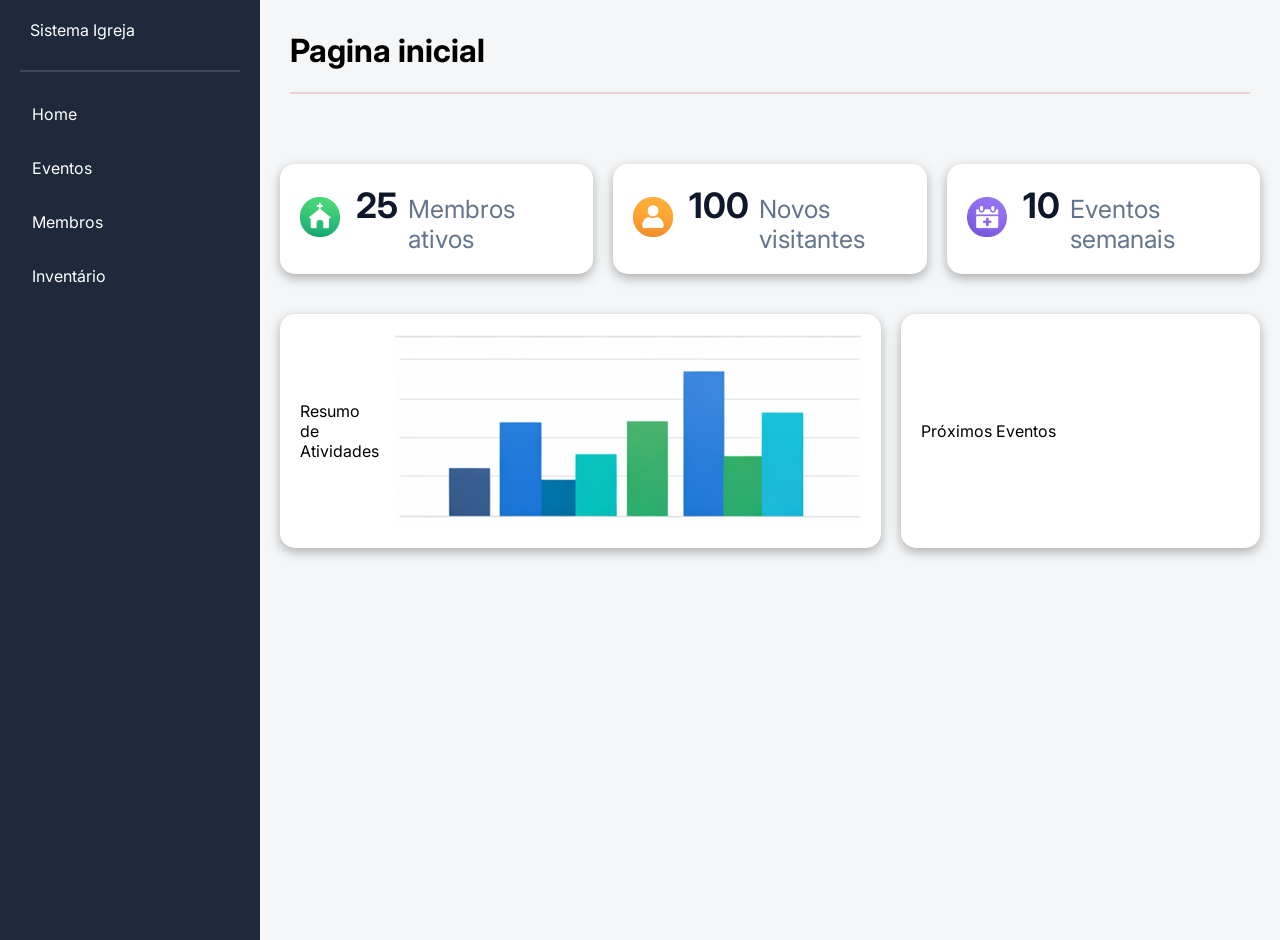
<file: index.html>
<!DOCTYPE html>
<html lang="pt-br">
<head>
    <meta charset="UTF-8">
    <meta name="viewport" content="width=device-width, initial-scale=1.0">
    <title>projeto bradesco</title>
    <link rel="stylesheet" href="main.css">
    <link rel="preconnect" href="https://fonts.googleapis.com">
    <link rel="preconnect" href="https://fonts.gstatic.com" crossorigin>
    <link href="https://fonts.googleapis.com/css2?family=Inter:ital,opsz,wght@0,14..32,100..900;1,14..32,100..900&display=swap" rel="stylesheet">
</head>
<body>

<header>
    <aside class="sidebar">
        <div class="logo">Sistema Igreja</div>

        <hr class="divisor">
        
        <nav class="menu">
            <a href="index.html">Home</a>
            <a href="eventos.html">Eventos</a>
            <a href="membros.html">Membros</a>
            <a href="inventario.html">Inventário</a>
        </nav>
    </aside>
</header>

<main>
    <div class="conteudo">
        <h1>Pagina inicial</h1>
        <hr class="divisor2">
    </div>
<section class="statsinicial">
    <article class="card">
        <div class="icon">
            <img src="imgs/icon.png" alt="Membros">
        </div>
        <div class="info">
            <strong class="numero">25</strong>
            <span class="descricao">Membros ativos</span>
        </div>
    </article>

    <article class="card">
        <div class="icon">
            <img src="imgs/pessoa icon.png" alt="Membros">
        </div>
        <div class="info">
            <strong class="numero">100</strong>
            <span class="descricao">Novos visitantes</span>
        </div>
    </article>

    <article class="card">
        <div class="icon">
            <img src="imgs/calendar.png" alt="Membros">
        </div>
        <div class="info">
            <strong class="numero">10</strong>
            <span class="descricao">Eventos semanais</span>
        </div>
    </article>
</section>

<section class="section-resumo">
    <article class="resumo">
        <span>Resumo de Atividades</span>
        <img src="imgs/dashboard.png"alt="dashboard">
    </article>

    <article class="resumo">
        <span>Próximos Eventos</span>
    </article>
</section>
</main>

</body>
</html>
</file>
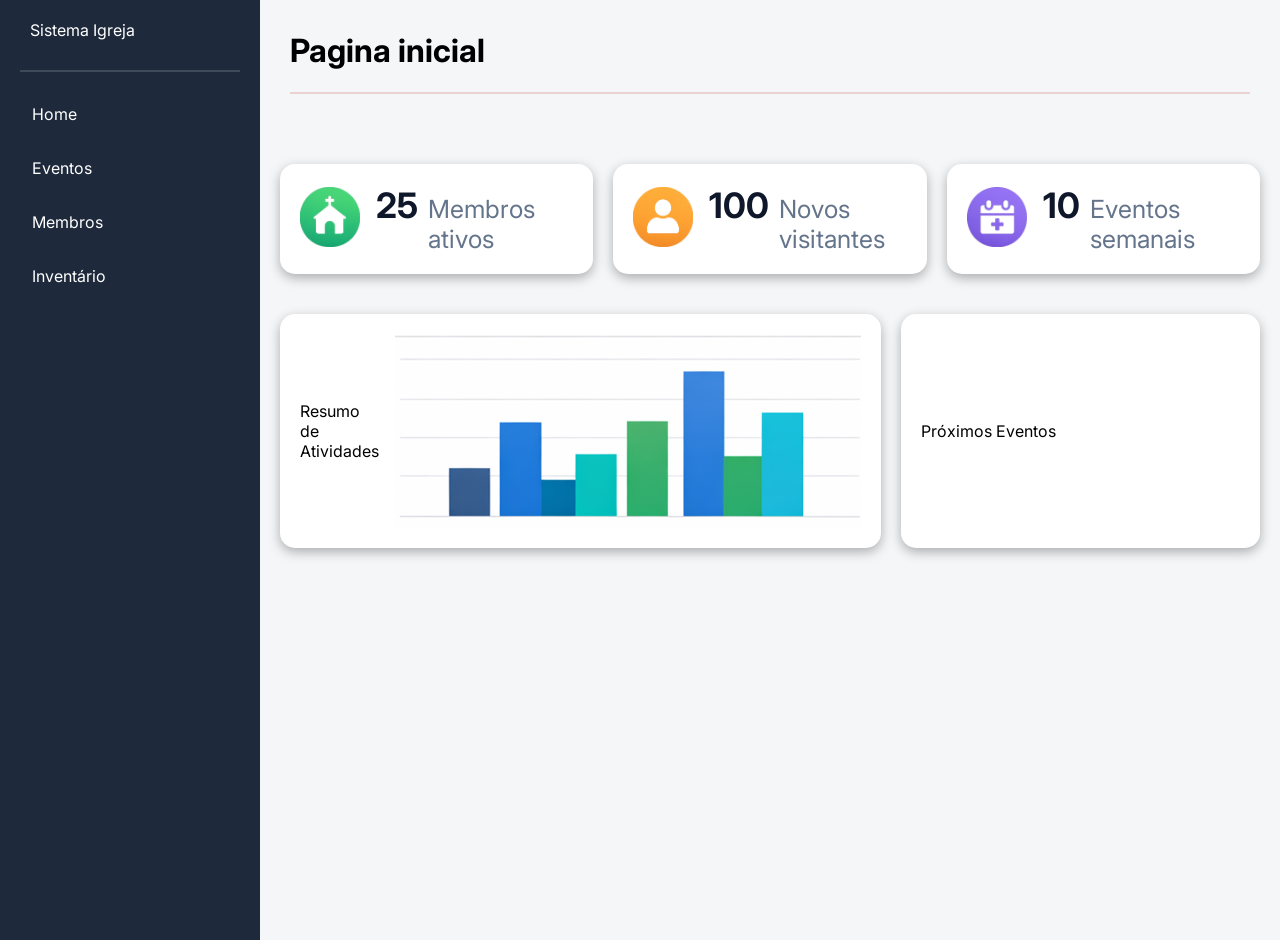
<file: indexs/index.html>
<!DOCTYPE html>
<html lang="pt-br">
<head>
    <meta charset="UTF-8">
    <meta name="viewport" content="width=device-width, initial-scale=1.0">
    <title>projeto bradesco</title>
    <link rel="stylesheet" href="../csss/main.css"
    <link rel="preconnect" href="https://fonts.googleapis.com">
    <link rel="preconnect" href="https://fonts.gstatic.com" crossorigin>
    <link href="https://fonts.googleapis.com/css2?family=Inter:ital,opsz,wght@0,14..32,100..900;1,14..32,100..900&display=swap" rel="stylesheet">
</head>
<body>

<header>
    <aside class="sidebar">
        <div class="logo">Sistema Igreja</div>

        <hr class="divisor">
        
        <nav class="menu">
            <a href="index.html">Home</a>
            <a href="eventos.html">Eventos</a>
            <a href="membros.html">Membros</a>
            <a href="inventario.html">Inventário</a>
        </nav>
    </aside>
</header>

<main>
    <div class="conteudo">
        <h1>Pagina inicial</h1>
        <hr class="divisor2">
    </div>
<section class="statsinicial">
    <article class="card">
        <div class="icon">
            <img src="../imgs/home/icon.png" alt="Membros">
        </div>
        <div class="info">
            <strong class="numero">25</strong>
            <span class="descricao">Membros ativos</span>
        </div>
    </article>

    <article class="card">
        <div class="icon">
            <img src="../imgs/home/pessoa icon.png" alt="Membros">
        </div>
        <div class="info">
            <strong class="numero">100</strong>
            <span class="descricao">Novos visitantes</span>
        </div>
    </article>

    <article class="card">
        <div class="icon">
            <img src="../imgs/home/calendar.png" alt="Membros">
        </div>
        <div class="info">
            <strong class="numero">10</strong>
            <span class="descricao">Eventos semanais</span>
        </div>
    </article>
</section>

<section class="section-resumo">
    <article class="resumo">
        <span>Resumo de Atividades</span>
        <img src="../imgs/home/dashboard.png"alt="dashboard">
    </article>

    <article class="resumo">
        <span>Próximos Eventos</span>
    </article>
</section>
</main>

</body>
</html>
</file>
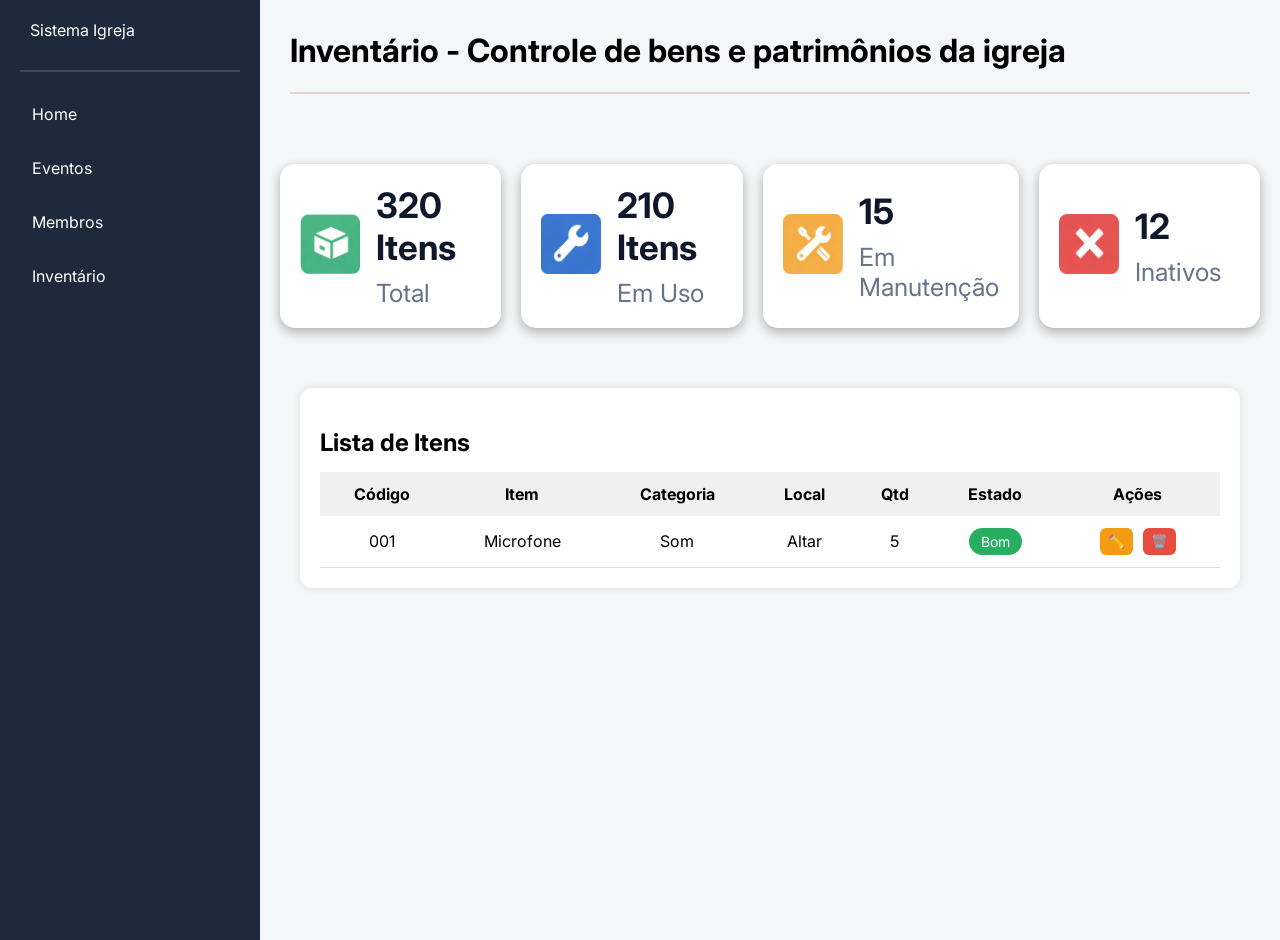
<file: inventario.html>
<!DOCTYPE html>
<html lang="pt-br">
<head>
    <meta charset="UTF-8">
    <meta name="viewport" content="width=device-width, initial-scale=1.0">
    <title>projeto bradesco</title>
    <link rel="stylesheet" href="inventario.css">
    <link rel="preconnect" href="https://fonts.googleapis.com">
    <link rel="preconnect" href="https://fonts.gstatic.com" crossorigin>
    <link href="https://fonts.googleapis.com/css2?family=Inter:ital,opsz,wght@0,14..32,100..900;1,14..32,100..900&display=swap" rel="stylesheet">
</head>
<body>

    <header>
    <aside class="sidebar">
        <div class="logo">Sistema Igreja</div>

        <hr class="divisor">
        
        <nav class="menu">
            <a href="index.html">Home</a>
            <a href="eventos.html">Eventos</a>
            <a href="membros.html">Membros</a>
            <a href="inventario.html">Inventário</a>
        </nav>
    </aside>
</header>
<main>
    <div class="conteudo">
        <h1>Inventário - Controle de bens e patrimônios da igreja</h1>
        <hr class="divisor2">
    </div>
<section class="statsinicial">
    <article class="card">
        <div class="icon">
            <img src="imgs/inventario/Itens.png" alt="itens">
        </div>
        <div class="info">
            <strong class="numero">320 Itens</strong>
            <span class="descricao">Total</span>
        </div>
    </article>

    <article class="card">
        <div class="icon">
            <img src="imgs/inventario/Uso.png" alt="em uso">
        </div>
        <div class="info">
            <strong class="numero">210 Itens</strong>
            <span class="descricao">Em Uso</span>
        </div>
    </article>

    <article class="card">
        <div class="icon">
            <img src="imgs/inventario/manutenção.png" alt="Manutenção">
        </div>
        <div class="info">
            <strong class="numero">15</strong>
            <span class="descricao">Em Manutenção</span>
        </div>
    </article>

    <article class="card">
        <div class="icon">
            <img src="imgs/inventario/Inativo.png" alt="Inativos">
        </div>
        <div class="info">
            <strong class="numero">12</strong>
            <span class="descricao">Inativos</span>
        </div>
    </article>
</section>

<div class="card-lista">
  <h2>Lista de Itens</h2>

  <table>
    <thead>
      <tr>
        <th>Código</th>
        <th>Item</th>
        <th>Categoria</th>
        <th>Local</th>
        <th>Qtd</th>
        <th>Estado</th>
        <th>Ações</th>
      </tr>
    </thead>

    <tbody>
      <tr>
        <td>001</td>
        <td>Microfone</td>
        <td>Som</td>
        <td>Altar</td>
        <td>5</td>
        <td><span class="status bom">Bom</span></td>

        <td class="acoes">
          <button class="editar">✏️</button>
          <button class="excluir">🗑️</button>
        </td>
      </tr>
    </tbody>
  </table>
</div>

</main>

</body>
</html>
</file>
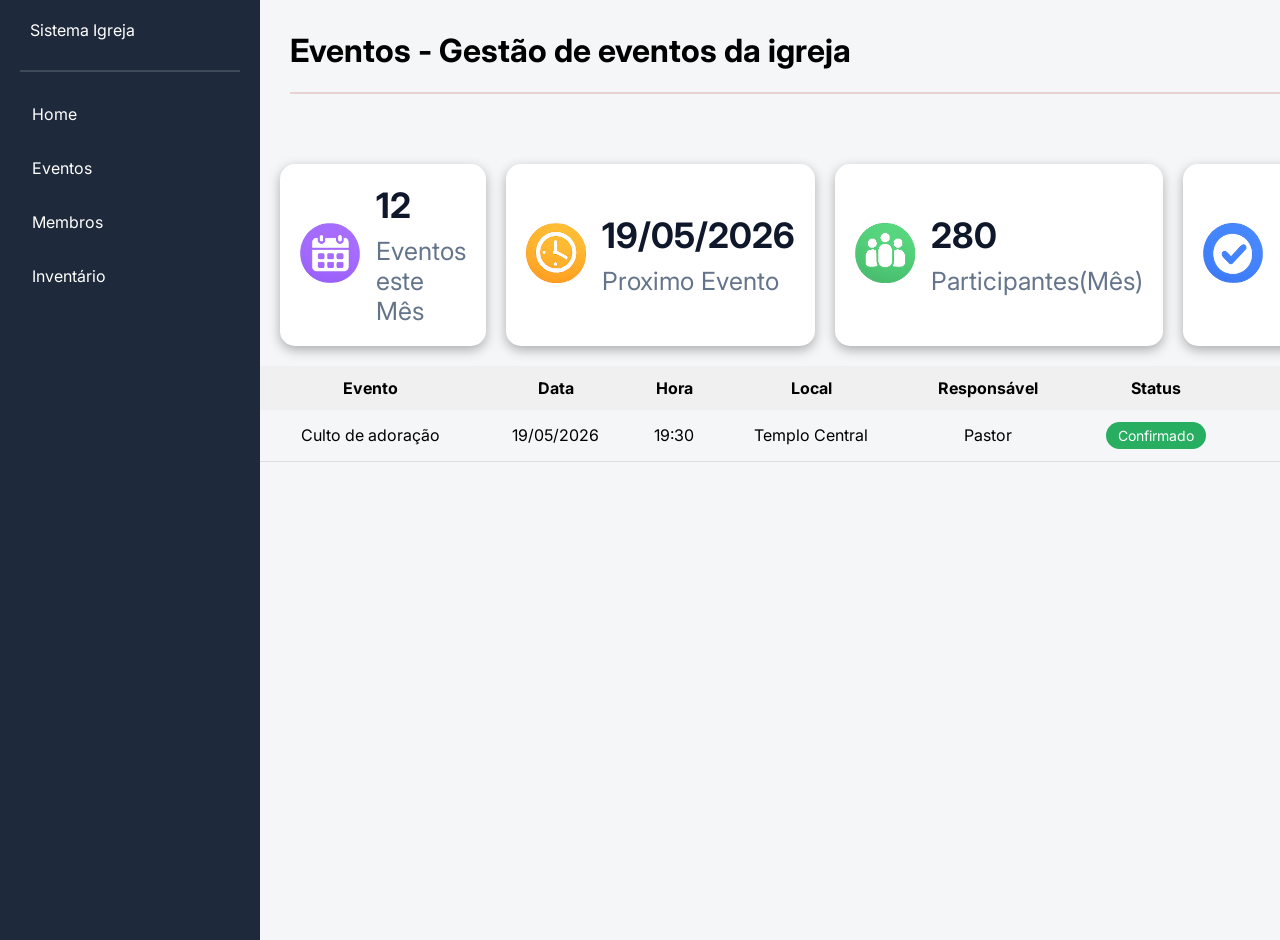
<file: indexs/eventos.html>
<!DOCTYPE html>
<html lang="pt-br">
<head>
    <meta charset="UTF-8">
    <meta name="viewport" content="width=device-width, initial-scale=1.0">
    <title>projeto bradesco</title>
    <link rel="stylesheet" href="../csss/main.css">
    <link rel="stylesheet" href="../csss/eventos.css">
    <link rel="preconnect" href="https://fonts.googleapis.com">
    <link rel="preconnect" href="https://fonts.gstatic.com" crossorigin>
    <link href="https://fonts.googleapis.com/css2?family=Inter:ital,opsz,wght@0,14..32,100..900;1,14..32,100..900&display=swap" rel="stylesheet">
</head>
<body>

<header>
    <aside class="sidebar">
        <div class="logo">Sistema Igreja</div>

        <hr class="divisor">
        
        <nav class="menu">
            <a href="index.html">Home</a>
            <a href="eventos.html">Eventos</a>
            <a href="membros.html">Membros</a>
            <a href="inventario.html">Inventário</a>
        </nav>
    </aside>
</header>
<main>
    <div class="conteudo">
        <h1>Eventos - Gestão de eventos da igreja</h1>
        <hr class="divisor2">
    </div>

<section class="statsinicial">
    <article class="card">
        <div class="icon">
            <img src="../imgs/Eventos/Eventos.png" alt="Eventos este mês">
        </div>
        <div class="info">
            <strong class="numero">12</strong>
            <span class="descricao">Eventos este Mês</span>
        </div>
    </article>

    <article class="card">
        <div class="icon">
            <img src="../imgs/Eventos/ProximoEvento.png" alt="em uso">
        </div>
        <div class="info">
            <strong class="numero">19/05/2026</strong>
            <span class="descricao">Proximo Evento</span>
        </div>
    </article>

    <article class="card">
        <div class="icon">
            <img src="../imgs/Eventos/Participantes.png" alt="Manutenção">
        </div>
        <div class="info">
            <strong class="numero">280</strong>
            <span class="descricao">Participantes(Mês)</span>
        </div>
    </article>

    <article class="card">
        <div class="icon">
            <img src="../imgs/Eventos/EventosConcluidos.png" alt="Inativos">
        </div>
        <div class="info">
            <strong class="numero">25</strong>
            <span class="descricao">Eventos concluidos</span>
        </div>
    </article>
</section>

<table>
    <thead>
      <tr>
        <th>Evento</th>
        <th>Data</th>
        <th>Hora</th>
        <th>Local</th>
        <th>Responsável</th>
        <th>Status</th>
        <th>Ações</th>
      </tr>
    </thead>

<tbody>
    <tr>
        <td>Culto de adoração</td>
        <td>19/05/2026</td>
        <td>19:30</td>
        <td>Templo Central</td>
        <td>Pastor</td>
        <td><span class="status bom">Confirmado</span></td>

        <td class="acoes">
          <button class="editar">✏️</button>
          <button class="Detalhes">👁️</button>
          <button class="excluir">🗑️</button>
        </td>
    </tr>
</tbody>

</main>

</body>
</html>
</file>
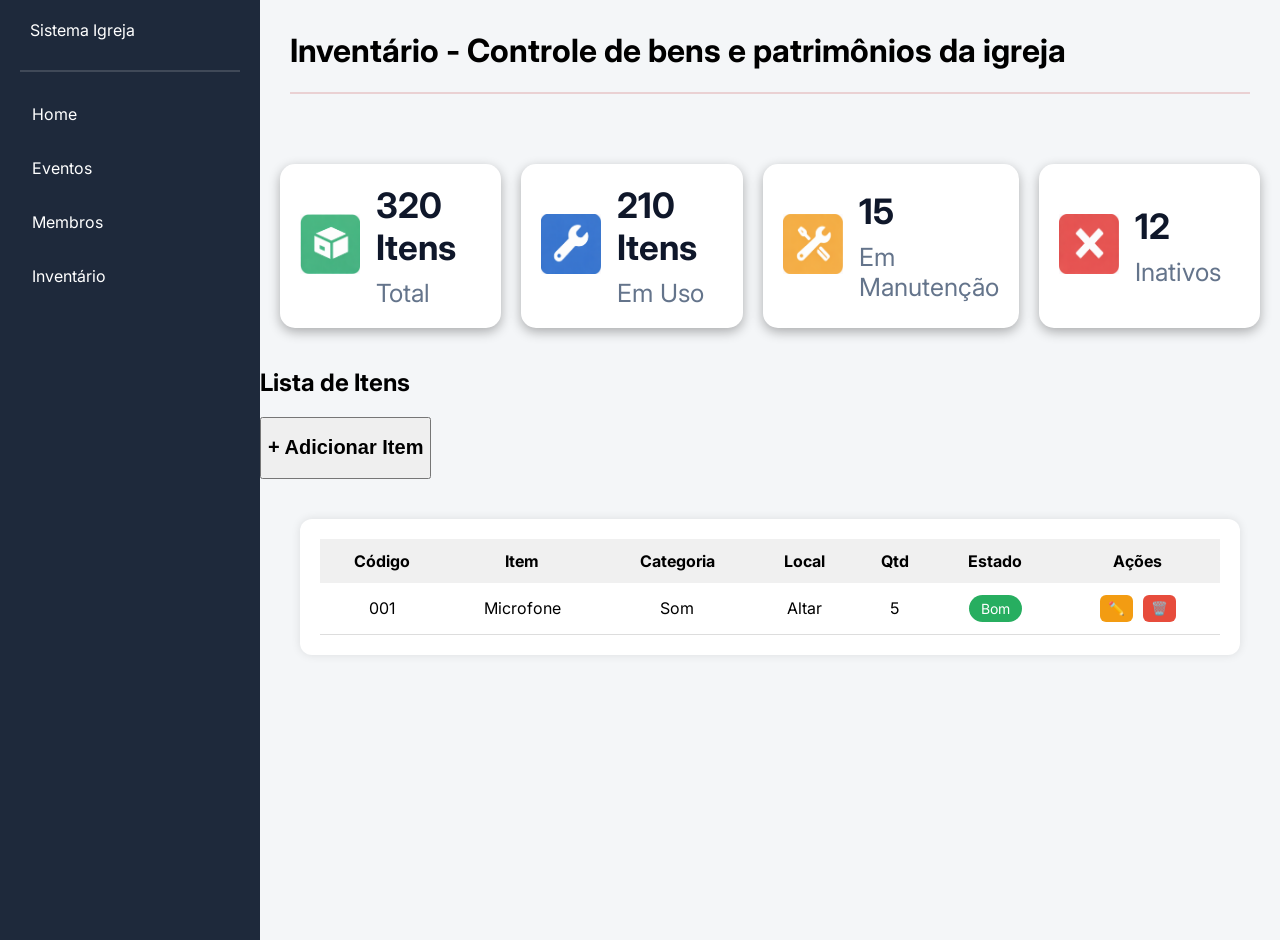
<file: indexs/inventario.html>
<!DOCTYPE html>
<html lang="pt-br">
<head>
    <meta charset="UTF-8">
    <meta name="viewport" content="width=device-width, initial-scale=1.0">
    <title>projeto bradesco</title>
    <link rel="stylesheet" href="../csss/inventario.css">
    <link rel="preconnect" href="https://fonts.googleapis.com">
    <link rel="preconnect" href="https://fonts.gstatic.com" crossorigin>
    <link href="https://fonts.googleapis.com/css2?family=Inter:ital,opsz,wght@0,14..32,100..900;1,14..32,100..900&display=swap" rel="stylesheet">
</head>
<body>

    <header>
    <aside class="sidebar">
        <div class="logo">Sistema Igreja</div>

        <hr class="divisor">
        
        <nav class="menu">
            <a href="index.html">Home</a>
            <a href="eventos.html">Eventos</a>
            <a href="membros.html">Membros</a>
            <a href="inventario.html">Inventário</a>
        </nav>
    </aside>
</header>
<main>
    <div class="conteudo">
        <h1>Inventário - Controle de bens e patrimônios da igreja</h1>
        <hr class="divisor2">
    </div>
<section class="statsinicial">
    <article class="card">
        <div class="icon">
            <img src="../imgs/inventario/Itens.png" alt="itens">
        </div>
        <div class="info">
            <strong class="numero">320 Itens</strong>
            <span class="descricao">Total</span>
        </div>
    </article>

    <article class="card">
        <div class="icon">
            <img src="../imgs/inventario/Uso.png" alt="em uso">
        </div>
        <div class="info">
            <strong class="numero">210 Itens</strong>
            <span class="descricao">Em Uso</span>
        </div>
    </article>

    <article class="card">
        <div class="icon">
            <img src="../imgs/inventario/manutenção.png" alt="Manutenção">
        </div>
        <div class="info">
            <strong class="numero">15</strong>
            <span class="descricao">Em Manutenção</span>
        </div>
    </article>

    <article class="card">
        <div class="icon">
            <img src="../imgs/inventario/Inativo.png" alt="Inativos">
        </div>
        <div class="info">
            <strong class="numero">12</strong>
            <span class="descricao">Inativos</span>
        </div>
    </article>
</section>

<div class="subtexto">
  <h2>Lista de Itens</h2>
  <button class="adicionar"><h2>+ Adicionar Item</h2></button>
</div>

<div class="card-lista">
  <table class="tabela">
    <thead>
      <tr>
        <th>Código</th>
        <th>Item</th>
        <th>Categoria</th>
        <th>Local</th>
        <th>Qtd</th>
        <th>Estado</th>
        <th>Ações</th>
      </tr>
    </thead>

    <tbody>
      <tr>
        <td>001</td>
        <td>Microfone</td>
        <td>Som</td>
        <td>Altar</td>
        <td>5</td>
        <td><span class="status bom">Bom</span></td>

        <td class="acoes">
          <button class="editar">✏️</button>
          <button class="excluir">🗑️</button>
        </td>
      </tr>
    </tbody>
  </table>
</div>

</main>

</body>
</html>
</file>
<file: main.css>
body {
    margin: 0;
    display: flex;
    font-family: 'Inter', sans-serif;
}

main {
    flex: 1;
    background-color: #f4f6f8;
}

.logo {
    padding: 10px;
    padding-top: 0;
}

.sidebar {
    width: 220px;
    height: 100vh;
    background-color: #1e293b;
    color: white;
    padding: 20px;
}

.menu {
    display: flex;
    flex-direction: column;
    gap: 10px;
}

.menu a {
    color: white;
    text-decoration: none;
    padding: 12px;
    border-radius: 6px;
}

.menu a:hover {
    background-color: #3b82f6;
}

.divisor {
    border: none;
    height: 2px;
    background-color: rgba(255, 255, 255, 0.15);
    margin: 20px 0px;
}

.divisor2 {
    border: none;
    height: 2px;
    background-color: rgba(172, 0, 0, 0.15);
    margin: 20px 0px;
}

/* Conteudo bruto */

.conteudo {
    flex: 1;
    padding: 30px;
    padding-top: 10px;
}

/* main */

.statsinicial {
    display: flex;
    gap: 20px;
    padding: 20px;
}

.card {
    background-color: #ffffff;
    padding: 20px;
    border-radius: 15px;
    display: flex;
    align-items: center;
    gap: 16px;
    flex: 1;
    box-shadow: 0 4px 12px rgba(0,0,0,0.3);
}

.icon img {
    width: 40px;
    height: 40px;
}

.info {
    display: flex;
    gap: 10px;
    align-items: baseline;
}

.numero {
    font-size: 35px;
    font-weight: 700;
    color: #0f172a;
}

.descricao {
    font-size: 25px;
    color: #64748b;
}

.section-resumo {
    display: flex;
    gap: 20px;
    padding: 20px;
}
.resumo {
    background-color: #ffffff;
    padding: 20px;
    border-radius: 15px;
    display: flex;
    align-items: center;
    gap: 16px;
    flex: 1;
    box-shadow: 0 4px 12px rgba(0,0,0,0.3);
}
</file>
<file: inventario.css>
body {
    margin: 0;
    display: flex;
    font-family: 'Inter', sans-serif;
}

main {
    flex: 1;
    background-color: #f4f6f8;
}

.logo {
    padding: 10px;
    padding-top: 0;
}

.sidebar {
    width: 220px;
    height: 100vh;
    background-color: #1e293b;
    color: white;
    padding: 20px;
}

.menu {
    display: flex;
    flex-direction: column;
    gap: 10px;
}

.menu a {
    color: white;
    text-decoration: none;
    padding: 12px;
    border-radius: 6px;
}

.menu a:hover {
    background-color: #3b82f6;
}

.divisor {
    border: none;
    height: 2px;
    background-color: rgba(255, 255, 255, 0.15);
    margin: 20px 0px;
}

.divisor2 {
    border: none;
    height: 2px;
    background-color: rgba(172, 0, 0, 0.15);
    margin: 20px 0px;
}

/* Conteudo bruto */

.conteudo {
    flex: 1;
    padding: 30px;
    padding-top: 10px;
}

/* main */

.statsinicial {
    display: flex;
    gap: 20px;
    padding: 20px;
}

.card {
    background-color: #ffffff;
    padding: 20px;
    border-radius: 15px;
    display: flex;
    align-items: center;
    gap: 16px;
    flex: 1;
    box-shadow: 0 4px 12px rgba(0,0,0,0.3);
}

.icon img {
    width: 60px;
    height: 60px;
}

.info {
    display: flex;
    gap: 10px;
    align-items: baseline;
    flex-direction: column;
}

.numero {
    font-size: 35px;
    font-weight: 700;
    color: #0f172a;
}

.descricao {
    font-size: 25px;
    color: #64748b;
}

.section-resumo {
    display: flex;
    gap: 20px;
    padding: 20px;
}
.resumo {
    background-color: #ffffff;
    padding: 20px;
    border-radius: 15px;
    display: flex;
    align-items: center;
    gap: 16px;
    flex: 1;
    box-shadow: 0 4px 12px rgba(0,0,0,0.3);
}

    



.card-lista {
  background: white;
  padding: 20px;
  border-radius: 12px;
  box-shadow: 0 0 10px rgba(0,0,0,0.1);
  max-width: 900px;
  margin: 40px auto;
}

/* Título */
.card-lista h2 {
  margin-bottom: 15px;
}

/* Tabela */
table {
  width: 100%;
  border-collapse: collapse;
}

/* Cabeçalho */
thead {
  background: #f0f0f0;
}

th, td {
  padding: 12px;
  text-align: center;
}

th {
  font-weight: bold;
}

/* Linhas */
tbody tr {
  border-bottom: 1px solid #ddd;
}

tbody tr:hover {
  background: #f9f9f9;
}

/* Status */
.status {
  padding: 5px 12px;
  border-radius: 20px;
  color: white;
  font-size: 14px;
}

.bom {
  background: #27ae60;
}

/* Botões */
.acoes button {
  border: none;
  padding: 6px 8px;
  border-radius: 6px;
  cursor: pointer;
  margin: 0 3px;
}

.editar {
  background: #f39c12;
  color: white;
}

.excluir {
  background: #e74c3c;
  color: white;
}

.acoes button:hover {
  opacity: 0.8;
}
</file>
<file: csss/main.css>
body {
    margin: 0;
    display: flex;
    font-family: 'Inter', sans-serif;
}

main {
    flex: 1;
    background-color: #f4f6f8;
}

.logo {
    padding: 10px;
    padding-top: 0;
}

.sidebar {
    width: 220px;
    height: 100vh;
    background-color: #1e293b;
    color: white;
    padding: 20px;
}

.menu {
    display: flex;
    flex-direction: column;
    gap: 10px;
}

.menu a {
    color: white;
    text-decoration: none;
    padding: 12px;
    border-radius: 6px;
}

.menu a:hover {
    background-color: #3b82f6;
}

.divisor {
    border: none;
    height: 2px;
    background-color: rgba(255, 255, 255, 0.15);
    margin: 20px 0px;
}

.divisor2 {
    border: none;
    height: 2px;
    background-color: rgba(172, 0, 0, 0.15);
    margin: 20px 0px;
}

/* Conteudo bruto */

.conteudo {
    flex: 1;
    padding: 30px;
    padding-top: 10px;
}

/* main */

.statsinicial {
    display: flex;
    gap: 20px;
    padding: 20px;
}

.card {
    background-color: #ffffff;
    padding: 20px;
    border-radius: 15px;
    display: flex;
    align-items: center;
    gap: 16px;
    flex: 1;
    box-shadow: 0 4px 12px rgba(0,0,0,0.3);
}

.icon img {
    width: 60px;
    height: 60px;
}

.info {
    display: flex;
    gap: 10px;
    align-items: baseline;
}

.numero {
    font-size: 35px;
    font-weight: 700;
    color: #0f172a;
}

.descricao {
    font-size: 25px;
    color: #64748b;
}

.section-resumo {
    display: flex;
    gap: 20px;
    padding: 20px;
}
.resumo {
    background-color: #ffffff;
    padding: 20px;
    border-radius: 15px;
    display: flex;
    align-items: center;
    gap: 16px;
    flex: 1;
    box-shadow: 0 4px 12px rgba(0,0,0,0.3);
}
</file>
<file: csss/eventos.css>
body {
    margin: 0;
    display: flex;
    font-family: 'Inter', sans-serif;
}

main {
    flex: 1;
    background-color: #f4f6f8;
}

.logo {
    padding: 10px;
    padding-top: 0;
}

.sidebar {
    width: 220px;
    height: 100vh;
    background-color: #1e293b;
    color: white;
    padding: 20px;
}

.menu {
    display: flex;
    flex-direction: column;
    gap: 10px;
}

.menu a {
    color: white;
    text-decoration: none;
    padding: 12px;
    border-radius: 6px;
}

.menu a:hover {
    background-color: #3b82f6;
}

.divisor {
    border: none;
    height: 2px;
    background-color: rgba(255, 255, 255, 0.15);
    margin: 20px 0px;
}

.divisor2 {
    border: none;
    height: 2px;
    background-color: rgba(172, 0, 0, 0.15);
    margin: 20px 0px;
}

/* Conteudo bruto */

.conteudo {
    flex: 1;
    padding: 30px;
    padding-top: 10px;
}

/* main */

.statsinicial {
    display: flex;
    gap: 20px;
    padding: 20px;
}

.card {
    background-color: #ffffff;
    padding: 20px;
    border-radius: 15px;
    display: flex;
    align-items: center;
    gap: 16px;
    flex: 1;
    box-shadow: 0 4px 12px rgba(0,0,0,0.3);
}

.icon img {
    width: 60px;
    height: 60px;
}

.info {
    display: flex;
    gap: 10px;
    align-items: baseline;
    flex-direction: column;
}

.numero {
    font-size: 35px;
    font-weight: 700;
    color: #0f172a;
}

.descricao {
    font-size: 25px;
    color: #64748b;
}

.section-resumo {
    display: flex;
    gap: 20px;
    padding: 20px;
}
.resumo {
    background-color: #ffffff;
    padding: 20px;
    border-radius: 15px;
    display: flex;
    align-items: center;
    gap: 16px;
    flex: 1;
    box-shadow: 0 4px 12px rgba(0,0,0,0.3);
}

    



.card-lista {
  background: white;
  padding: 20px;
  border-radius: 12px;
  box-shadow: 0 0 10px rgba(0,0,0,0.1);
  max-width: 900px;
  margin: 40px auto;
}

/* Título */
.card-lista h2 {
  margin-bottom: 15px;
}

/* Tabela */
table {
  width: 100%;
  border-collapse: collapse;
}

/* Cabeçalho */
thead {
  background: #f0f0f0;
}

th, td {
  padding: 12px;
  text-align: center;
}

th {
  font-weight: bold;
}

/* Linhas */
tbody tr {
  border-bottom: 1px solid #ddd;
}

tbody tr:hover {
  background: #f9f9f9;
}

/* Status */
.status {
  padding: 5px 12px;
  border-radius: 20px;
  color: white;
  font-size: 14px;
}

.bom {
  background: #27ae60;
}

/* Botões */
.acoes button {
  border: none;
  padding: 6px 8px;
  border-radius: 6px;
  cursor: pointer;
  margin: 0 3px;
}

.editar {
  background: #f39c12;
  color: white;
}

.Detalhes {
  background: #3b82f6;
}

.excluir {
  background: #e74c3c;
  color: white;
}

.acoes button:hover {
  opacity: 0.8;
}
</file>
<file: csss/inventario.css>
body {
    margin: 0;
    display: flex;
    font-family: 'Inter', sans-serif;
}

main {
    flex: 1;
    background-color: #f4f6f8;
}

.logo {
    padding: 10px;
    padding-top: 0;
}

.sidebar {
    width: 220px;
    height: 100vh;
    background-color: #1e293b;
    color: white;
    padding: 20px;
}

.menu {
    display: flex;
    flex-direction: column;
    gap: 10px;
}

.menu a {
    color: white;
    text-decoration: none;
    padding: 12px;
    border-radius: 6px;
}

.menu a:hover {
    background-color: #3b82f6;
}

.divisor {
    border: none;
    height: 2px;
    background-color: rgba(255, 255, 255, 0.15);
    margin: 20px 0px;
}

.divisor2 {
    border: none;
    height: 2px;
    background-color: rgba(172, 0, 0, 0.15);
    margin: 20px 0px;
}

/* Conteudo bruto */

.conteudo {
    flex: 1;
    padding: 30px;
    padding-top: 10px;
}

/* main */

.statsinicial {
    display: flex;
    gap: 20px;
    padding: 20px;
}

.card {
    background-color: #ffffff;
    padding: 20px;
    border-radius: 15px;
    display: flex;
    align-items: center;
    gap: 16px;
    flex: 1;
    box-shadow: 0 4px 12px rgba(0,0,0,0.3);
}

.icon img {
    width: 60px;
    height: 60px;
}

.info {
    display: flex;
    gap: 10px;
    align-items: baseline;
    flex-direction: column;
}

.numero {
    font-size: 35px;
    font-weight: 700;
    color: #0f172a;
}

.descricao {
    font-size: 25px;
    color: #64748b;
}

.section-resumo {
    display: flex;
    gap: 20px;
    padding: 20px;
}
.resumo {
    background-color: #ffffff;
    padding: 20px;
    border-radius: 15px;
    display: flex;
    align-items: center;
    gap: 16px;
    flex: 1;
    box-shadow: 0 4px 12px rgba(0,0,0,0.3);
}

    



.card-lista {
  background: white;
  padding: 20px;
  border-radius: 12px;
  box-shadow: 0 0 10px rgba(0,0,0,0.1);
  max-width: 900px;
  margin: 40px auto;
}

/* Título */
.card-lista h2 {
  margin-bottom: 15px;
}

/* Tabela */
table {
  width: 100%;
  border-collapse: collapse;
}

/* Cabeçalho */
thead {
  background: #f0f0f0;
}

th, td {
  padding: 12px;
  text-align: center;
}

th {
  font-weight: bold;
}

/* Linhas */
tbody tr {
  border-bottom: 1px solid #ddd;
}

tbody tr:hover {
  background: #f9f9f9;
}

/* Status */
.status {
  padding: 5px 12px;
  border-radius: 20px;
  color: white;
  font-size: 14px;
}

.bom {
  background: #27ae60;
}

/* Botões */
.acoes button {
  border: none;
  padding: 6px 8px;
  border-radius: 6px;
  cursor: pointer;
  margin: 0 3px;
}

.editar {
  background: #f39c12;
  color: white;
}

.excluir {
  background: #e74c3c;
  color: white;
}

.acoes button:hover {
  opacity: 0.8;
}
</file>
